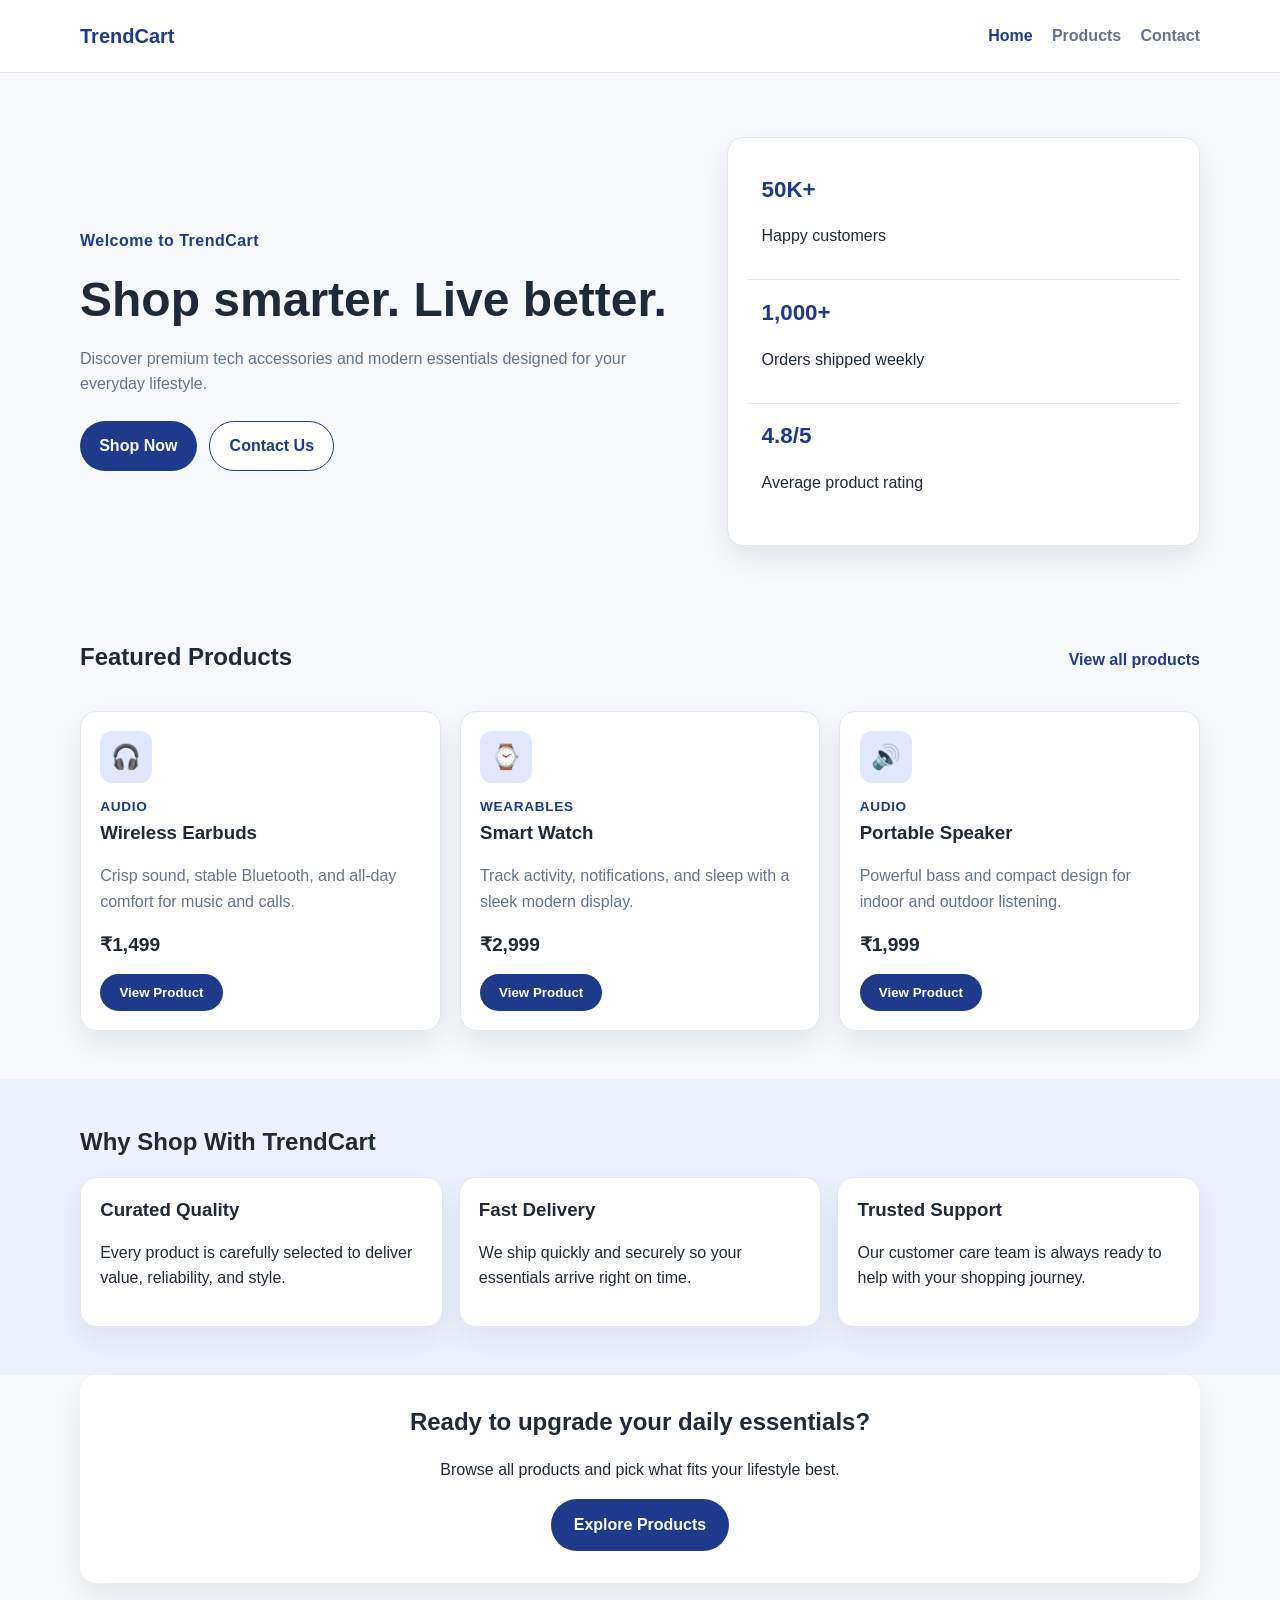
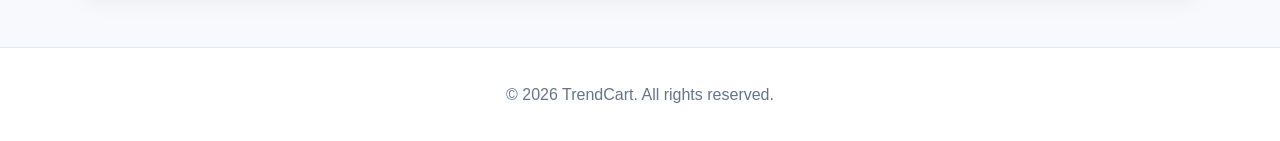
<file: index.html>
<!DOCTYPE html>
<html lang="en">
<head>
  <meta charset="UTF-8">
  <meta name="viewport" content="width=device-width, initial-scale=1.0">
  <meta name="description" content="TrendCart helps you shop smarter with curated gadgets, accessories, and daily essentials at great prices.">
  <title>TrendCart | Shop smarter. Live better.</title>
  <script async src="https://www.googletagmanager.com/gtag/js?id=G-KK514XMCZT"></script>
  <script>
  window.dataLayer = window.dataLayer || [];
  function gtag(){dataLayer.push(arguments);}
  gtag('js', new Date());
  gtag('config', 'G-KK514XMCZT');
  </script>
  <link rel="stylesheet" href="style.css">
</head>
<body>
  <header class="site-header">
    <div class="container nav-wrap">
      <a class="brand" href="index.html">TrendCart</a>
      <button class="nav-toggle" type="button" aria-expanded="false" aria-controls="primary-nav" aria-label="Toggle navigation">☰</button>
      <nav aria-label="Main navigation">
        <ul class="nav-links" id="primary-nav">
          <li><a class="active" href="index.html">Home</a></li>
          <li><a href="products.html">Products</a></li>
          <li><a href="contact.html">Contact</a></li>
        </ul>
      </nav>
    </div>
  </header>

  <main>
    <section class="hero">
      <div class="container hero-grid">
        <div>
          <p class="eyebrow">Welcome to TrendCart</p>
          <h1>Shop smarter. Live better.</h1>
          <p class="hero-copy">Discover premium tech accessories and modern essentials designed for your everyday lifestyle.</p>
          <div class="hero-actions">
            <a class="btn btn-primary js-cta" data-cta-name="hero_shop_now" href="products.html">Shop Now</a>
            <a class="btn btn-secondary js-cta" data-cta-name="hero_contact_us" href="contact.html">Contact Us</a>
          </div>
        </div>
        <div class="hero-card" aria-hidden="true">
          <div class="hero-stat">
            <span>50K+</span>
            <p>Happy customers</p>
          </div>
          <div class="hero-stat">
            <span>1,000+</span>
            <p>Orders shipped weekly</p>
          </div>
          <div class="hero-stat">
            <span>4.8/5</span>
            <p>Average product rating</p>
          </div>
        </div>
      </div>
    </section>

    <section class="section">
      <div class="container">
        <div class="section-head">
          <h2>Featured Products</h2>
          <a class="text-link" href="products.html">View all products</a>
        </div>
        <div class="product-grid">
          <article class="product-card">
            <div class="product-visual" aria-hidden="true">🎧</div>
            <p class="product-category">Audio</p>
            <h3>Wireless Earbuds</h3>
            <p class="product-desc">Crisp sound, stable Bluetooth, and all-day comfort for music and calls.</p>
            <p class="product-price">₹1,499</p>
            <button class="btn btn-primary js-product-btn" data-product-name="Wireless Earbuds" type="button">View Product</button>
          </article>
          <article class="product-card">
            <div class="product-visual" aria-hidden="true">⌚</div>
            <p class="product-category">Wearables</p>
            <h3>Smart Watch</h3>
            <p class="product-desc">Track activity, notifications, and sleep with a sleek modern display.</p>
            <p class="product-price">₹2,999</p>
            <button class="btn btn-primary js-product-btn" data-product-name="Smart Watch" type="button">View Product</button>
          </article>
          <article class="product-card">
            <div class="product-visual" aria-hidden="true">🔊</div>
            <p class="product-category">Audio</p>
            <h3>Portable Speaker</h3>
            <p class="product-desc">Powerful bass and compact design for indoor and outdoor listening.</p>
            <p class="product-price">₹1,999</p>
            <button class="btn btn-primary js-product-btn" data-product-name="Portable Speaker" type="button">View Product</button>
          </article>
        </div>
      </div>
    </section>

    <section class="section section-alt">
      <div class="container">
        <h2>Why Shop With TrendCart</h2>
        <div class="feature-grid">
          <article class="feature-card">
            <h3>Curated Quality</h3>
            <p>Every product is carefully selected to deliver value, reliability, and style.</p>
          </article>
          <article class="feature-card">
            <h3>Fast Delivery</h3>
            <p>We ship quickly and securely so your essentials arrive right on time.</p>
          </article>
          <article class="feature-card">
            <h3>Trusted Support</h3>
            <p>Our customer care team is always ready to help with your shopping journey.</p>
          </article>
        </div>
      </div>
    </section>

    <section class="section cta-section">
      <div class="container cta-box">
        <h2>Ready to upgrade your daily essentials?</h2>
        <p>Browse all products and pick what fits your lifestyle best.</p>
        <a class="btn btn-primary btn-large js-cta" data-cta-name="home_bottom_shop" href="products.html">Explore Products</a>
      </div>
    </section>
  </main>

  <footer class="site-footer">
    <div class="container">
      <p>© <span id="year"></span> TrendCart. All rights reserved.</p>
    </div>
  </footer>

  <script src="script.js"></script>
</body>
</html>
</file>
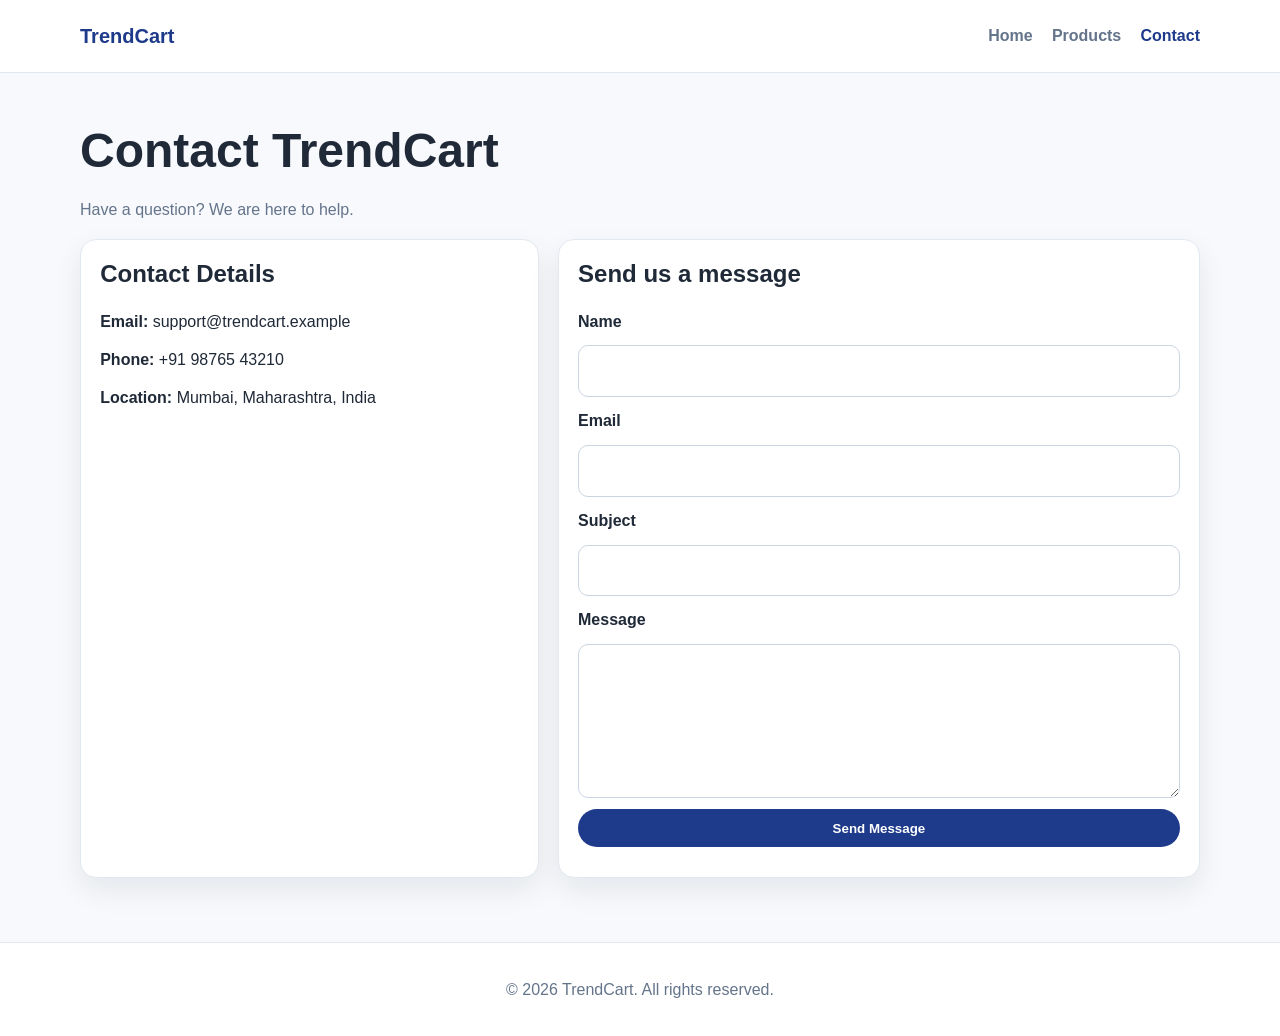
<file: contact.html>
<!DOCTYPE html>
<html lang="en">
<head>
  <meta charset="UTF-8">
  <meta name="viewport" content="width=device-width, initial-scale=1.0">
  <meta name="description" content="Contact TrendCart support for help with products, orders, and shopping assistance.">
  <title>Contact | TrendCart</title>
  <script async src="https://www.googletagmanager.com/gtag/js?id=G-KK514XMCZT"></script>
  <script>
  window.dataLayer = window.dataLayer || [];
  function gtag(){dataLayer.push(arguments);}
  gtag('js', new Date());
  gtag('config', 'G-KK514XMCZT');
  </script>
  <link rel="stylesheet" href="style.css">
</head>
<body>
  <header class="site-header">
    <div class="container nav-wrap">
      <a class="brand" href="index.html">TrendCart</a>
      <button class="nav-toggle" type="button" aria-expanded="false" aria-controls="primary-nav" aria-label="Toggle navigation">☰</button>
      <nav aria-label="Main navigation">
        <ul class="nav-links" id="primary-nav">
          <li><a href="index.html">Home</a></li>
          <li><a href="products.html">Products</a></li>
          <li><a class="active" href="contact.html">Contact</a></li>
        </ul>
      </nav>
    </div>
  </header>

  <main class="section">
    <div class="container">
      <h1>Contact TrendCart</h1>
      <p class="section-intro">Have a question? We are here to help.</p>

      <div class="contact-layout">
        <section class="contact-card" aria-labelledby="contact-details-title">
          <h2 id="contact-details-title">Contact Details</h2>
          <ul class="contact-list">
            <li><strong>Email:</strong> <a href="mailto:support@trendcart.example">support@trendcart.example</a></li>
            <li><strong>Phone:</strong> <a href="tel:+919876543210">+91 98765 43210</a></li>
            <li><strong>Location:</strong> Mumbai, Maharashtra, India</li>
          </ul>
        </section>

        <section class="contact-card" aria-labelledby="contact-form-title">
          <h2 id="contact-form-title">Send us a message</h2>
          <form id="contact-form" novalidate>
            <label for="name">Name</label>
            <input id="name" name="name" type="text" required>

            <label for="email">Email</label>
            <input id="email" name="email" type="email" required>

            <label for="subject">Subject</label>
            <input id="subject" name="subject" type="text" required>

            <label for="message">Message</label>
            <textarea id="message" name="message" rows="5" required></textarea>

            <button class="btn btn-primary" type="submit">Send Message</button>
            <p id="form-feedback" class="form-feedback" aria-live="polite"></p>
          </form>
        </section>
      </div>
    </div>
  </main>

  <footer class="site-footer">
    <div class="container">
      <p>© <span id="year"></span> TrendCart. All rights reserved.</p>
    </div>
  </footer>

  <script src="script.js"></script>
</body>
</html>
</file>
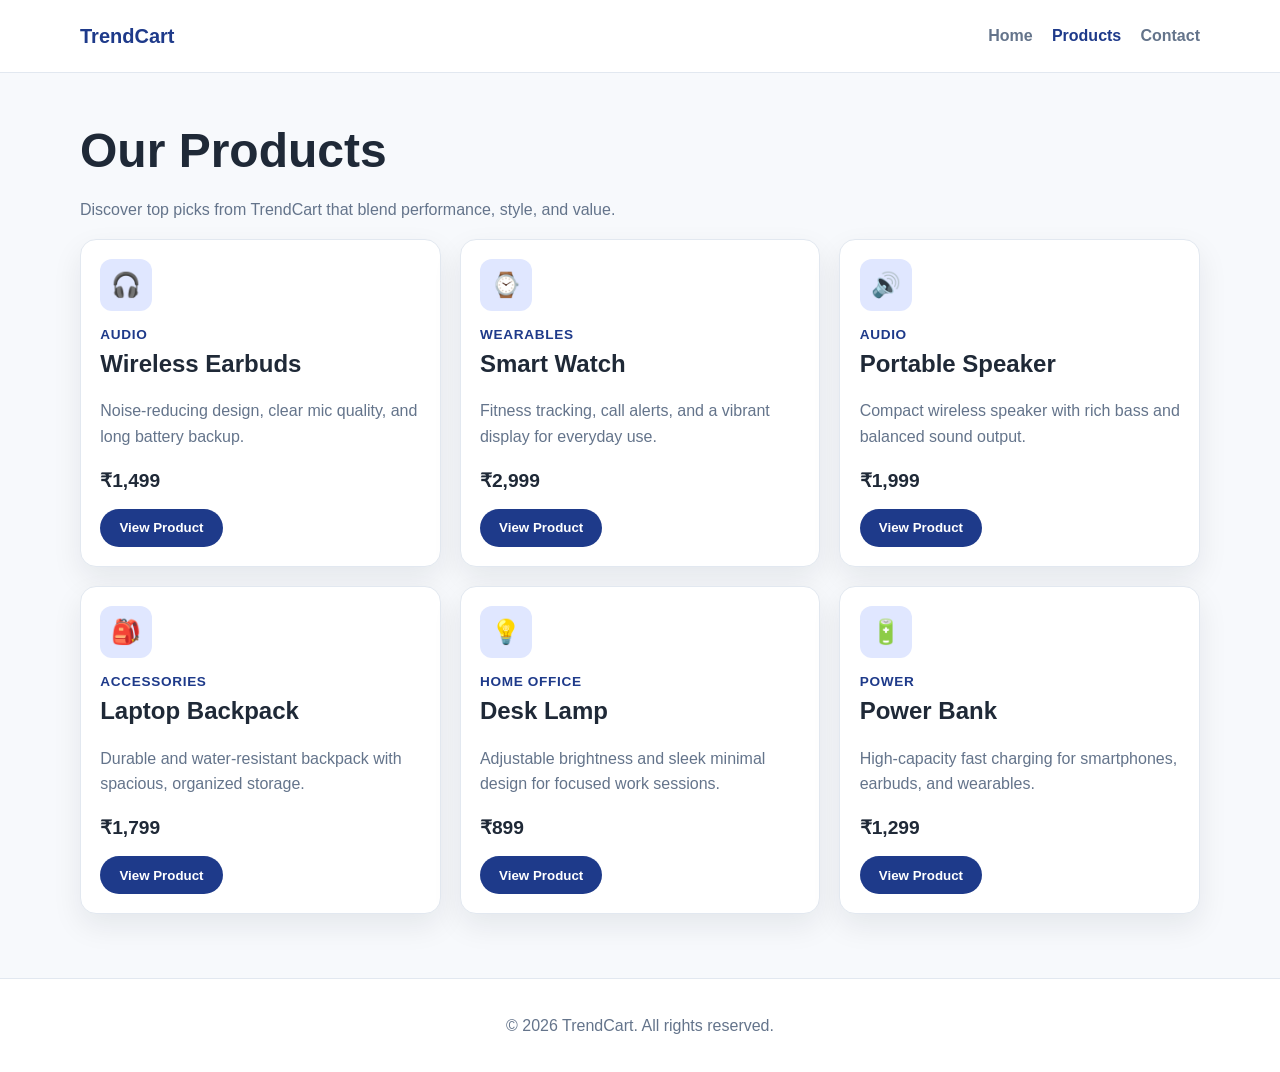
<file: products.html>
<!DOCTYPE html>
<html lang="en">
<head>
  <meta charset="UTF-8">
  <meta name="viewport" content="width=device-width, initial-scale=1.0">
  <meta name="description" content="Explore TrendCart products including gadgets, accessories, and essentials at affordable prices.">
  <title>Products | TrendCart</title>
  <script async src="https://www.googletagmanager.com/gtag/js?id=G-KK514XMCZT"></script>
  <script>
  window.dataLayer = window.dataLayer || [];
  function gtag(){dataLayer.push(arguments);}
  gtag('js', new Date());
  gtag('config', 'G-KK514XMCZT');
  </script>
  <link rel="stylesheet" href="style.css">
</head>
<body>
  <header class="site-header">
    <div class="container nav-wrap">
      <a class="brand" href="index.html">TrendCart</a>
      <button class="nav-toggle" type="button" aria-expanded="false" aria-controls="primary-nav" aria-label="Toggle navigation">☰</button>
      <nav aria-label="Main navigation">
        <ul class="nav-links" id="primary-nav">
          <li><a href="index.html">Home</a></li>
          <li><a class="active" href="products.html">Products</a></li>
          <li><a href="contact.html">Contact</a></li>
        </ul>
      </nav>
    </div>
  </header>

  <main class="section">
    <div class="container">
      <h1>Our Products</h1>
      <p class="section-intro">Discover top picks from TrendCart that blend performance, style, and value.</p>

      <div class="product-grid">
        <article class="product-card">
          <div class="product-visual" aria-hidden="true">🎧</div>
          <p class="product-category">Audio</p>
          <h2>Wireless Earbuds</h2>
          <p class="product-desc">Noise-reducing design, clear mic quality, and long battery backup.</p>
          <p class="product-price">₹1,499</p>
          <button class="btn btn-primary js-product-btn" data-product-name="Wireless Earbuds" type="button">View Product</button>
        </article>

        <article class="product-card">
          <div class="product-visual" aria-hidden="true">⌚</div>
          <p class="product-category">Wearables</p>
          <h2>Smart Watch</h2>
          <p class="product-desc">Fitness tracking, call alerts, and a vibrant display for everyday use.</p>
          <p class="product-price">₹2,999</p>
          <button class="btn btn-primary js-product-btn" data-product-name="Smart Watch" type="button">View Product</button>
        </article>

        <article class="product-card">
          <div class="product-visual" aria-hidden="true">🔊</div>
          <p class="product-category">Audio</p>
          <h2>Portable Speaker</h2>
          <p class="product-desc">Compact wireless speaker with rich bass and balanced sound output.</p>
          <p class="product-price">₹1,999</p>
          <button class="btn btn-primary js-product-btn" data-product-name="Portable Speaker" type="button">View Product</button>
        </article>

        <article class="product-card">
          <div class="product-visual" aria-hidden="true">🎒</div>
          <p class="product-category">Accessories</p>
          <h2>Laptop Backpack</h2>
          <p class="product-desc">Durable and water-resistant backpack with spacious, organized storage.</p>
          <p class="product-price">₹1,799</p>
          <button class="btn btn-primary js-product-btn" data-product-name="Laptop Backpack" type="button">View Product</button>
        </article>

        <article class="product-card">
          <div class="product-visual" aria-hidden="true">💡</div>
          <p class="product-category">Home Office</p>
          <h2>Desk Lamp</h2>
          <p class="product-desc">Adjustable brightness and sleek minimal design for focused work sessions.</p>
          <p class="product-price">₹899</p>
          <button class="btn btn-primary js-product-btn" data-product-name="Desk Lamp" type="button">View Product</button>
        </article>

        <article class="product-card">
          <div class="product-visual" aria-hidden="true">🔋</div>
          <p class="product-category">Power</p>
          <h2>Power Bank</h2>
          <p class="product-desc">High-capacity fast charging for smartphones, earbuds, and wearables.</p>
          <p class="product-price">₹1,299</p>
          <button class="btn btn-primary js-product-btn" data-product-name="Power Bank" type="button">View Product</button>
        </article>
      </div>
    </div>
  </main>

  <footer class="site-footer">
    <div class="container">
      <p>© <span id="year"></span> TrendCart. All rights reserved.</p>
    </div>
  </footer>

  <script src="script.js"></script>
</body>
</html>
</file>
<file: style.css>
:root {
  --bg: #f7f9fc;
  --card-bg: #ffffff;
  --text: #1f2937;
  --muted: #64748b;
  --primary: #1e3a8a;
  --primary-dark: #172554;
  --border: #e2e8f0;
  --shadow: 0 12px 30px rgba(15, 23, 42, 0.08);
  --radius: 16px;
}

* {
  box-sizing: border-box;
}

body {
  margin: 0;
  font-family: "Inter", "Segoe UI", Roboto, Arial, sans-serif;
  color: var(--text);
  background: var(--bg);
  line-height: 1.6;
}

a {
  color: inherit;
  text-decoration: none;
}

.container {
  width: min(1120px, 92%);
  margin: 0 auto;
}

.site-header {
  background: rgba(255, 255, 255, 0.95);
  border-bottom: 1px solid var(--border);
  position: sticky;
  top: 0;
  z-index: 20;
  backdrop-filter: blur(10px);
}

.nav-wrap {
  display: flex;
  align-items: center;
  justify-content: space-between;
  min-height: 72px;
}

.brand {
  font-weight: 800;
  font-size: 1.25rem;
  color: var(--primary);
}

.nav-links {
  list-style: none;
  display: flex;
  gap: 1.2rem;
  margin: 0;
  padding: 0;
}

.nav-links a {
  color: var(--muted);
  font-weight: 600;
  transition: color 0.2s ease;
}

.nav-links a:hover,
.nav-links a.active {
  color: var(--primary);
}

.nav-toggle {
  display: none;
  border: 1px solid var(--border);
  background: #fff;
  color: var(--primary);
  border-radius: 10px;
  width: 42px;
  height: 42px;
  font-size: 1.2rem;
  cursor: pointer;
}

.toast {
  position: fixed;
  right: 1rem;
  bottom: 1rem;
  max-width: 320px;
  background: #0f172a;
  color: #fff;
  border-radius: 12px;
  padding: 0.8rem 1rem;
  box-shadow: 0 16px 28px rgba(15, 23, 42, 0.26);
  opacity: 0;
  transform: translateY(10px);
  transition: opacity 0.2s ease, transform 0.2s ease;
  pointer-events: none;
}

.toast.show {
  opacity: 0.96;
  transform: translateY(0);
}

.hero {
  padding: 4rem 0 3rem;
}

.hero-grid {
  display: grid;
  grid-template-columns: 1.3fr 1fr;
  gap: 2rem;
  align-items: center;
}

.eyebrow {
  color: var(--primary);
  font-weight: 700;
  letter-spacing: 0.03em;
}

h1,
h2,
h3 {
  line-height: 1.25;
  margin-top: 0;
}

h1 {
  font-size: clamp(2rem, 4vw, 3rem);
  margin-bottom: 0.8rem;
}

.hero-copy,
.section-intro {
  color: var(--muted);
  max-width: 64ch;
}

.hero-actions {
  margin-top: 1.5rem;
  display: flex;
  gap: 0.8rem;
  flex-wrap: wrap;
}

.btn {
  display: inline-flex;
  align-items: center;
  justify-content: center;
  border: 0;
  border-radius: 999px;
  padding: 0.7rem 1.2rem;
  font-weight: 700;
  cursor: pointer;
  transition: transform 0.2s ease, box-shadow 0.2s ease, background-color 0.2s ease;
}

.btn:hover {
  transform: translateY(-2px);
  box-shadow: 0 8px 20px rgba(30, 58, 138, 0.25);
}

.btn-primary {
  background: var(--primary);
  color: #fff;
}

.btn-primary:hover {
  background: var(--primary-dark);
}

.btn-secondary {
  background: #fff;
  color: var(--primary);
  border: 1px solid var(--primary);
}

.btn-large {
  padding: 0.85rem 1.4rem;
  font-size: 1rem;
}

.hero-card,
.product-card,
.feature-card,
.cta-box,
.contact-card {
  background: var(--card-bg);
  border-radius: var(--radius);
  box-shadow: var(--shadow);
}

.hero-card {
  padding: 1.2rem;
  border: 1px solid var(--border);
}

.hero-stat {
  padding: 0.9rem;
  border-bottom: 1px solid var(--border);
}

.hero-stat:last-child {
  border-bottom: 0;
}

.hero-stat span {
  color: var(--primary);
  font-size: 1.4rem;
  font-weight: 800;
}

.section {
  padding: 3rem 0;
}

.section-alt {
  background: #eef2ff;
}

.section-head {
  display: flex;
  align-items: baseline;
  justify-content: space-between;
  gap: 1rem;
  margin-bottom: 1.2rem;
}

.text-link {
  color: var(--primary);
  font-weight: 700;
}

.product-grid {
  display: grid;
  grid-template-columns: repeat(3, minmax(0, 1fr));
  gap: 1.2rem;
}

.product-card,
.feature-card,
.contact-card {
  padding: 1.2rem;
  border: 1px solid var(--border);
  transition: transform 0.2s ease, box-shadow 0.2s ease;
}

.product-card:hover,
.feature-card:hover,
.contact-card:hover {
  transform: translateY(-4px);
  box-shadow: 0 18px 32px rgba(15, 23, 42, 0.12);
}

.product-visual {
  width: 52px;
  height: 52px;
  border-radius: 12px;
  background: #e0e7ff;
  color: var(--primary-dark);
  display: grid;
  place-items: center;
  font-size: 1.5rem;
  margin-bottom: 0.8rem;
}

.product-category {
  color: var(--primary);
  font-size: 0.85rem;
  font-weight: 700;
  text-transform: uppercase;
  letter-spacing: 0.05em;
  margin: 0.2rem 0;
}

.product-desc {
  color: var(--muted);
}

.product-price {
  font-size: 1.2rem;
  font-weight: 800;
  margin: 0.8rem 0;
}

.feature-grid {
  display: grid;
  grid-template-columns: repeat(3, minmax(0, 1fr));
  gap: 1rem;
}

.cta-section {
  padding-top: 0;
}

.cta-box {
  text-align: center;
  padding: 2rem;
}

.contact-layout {
  display: grid;
  grid-template-columns: 1fr 1.4fr;
  gap: 1.2rem;
}

.contact-list {
  padding: 0;
  margin: 0;
  list-style: none;
  display: grid;
  gap: 0.8rem;
}

form {
  display: grid;
  gap: 0.7rem;
}

label {
  font-weight: 600;
}

input,
textarea {
  width: 100%;
  padding: 0.75rem 0.85rem;
  border: 1px solid #cbd5e1;
  border-radius: 10px;
  font: inherit;
  transition: border-color 0.2s ease, box-shadow 0.2s ease;
}

input:focus,
textarea:focus {
  border-color: var(--primary);
  outline: 0;
  box-shadow: 0 0 0 3px rgba(30, 58, 138, 0.15);
}

.form-feedback {
  margin: 0;
  font-weight: 600;
}

.form-feedback.error {
  color: #b91c1c;
}

.form-feedback.success {
  color: #047857;
}

.site-footer {
  border-top: 1px solid var(--border);
  background: #fff;
  padding: 1.1rem 0;
  color: var(--muted);
  text-align: center;
  margin-top: 1rem;
}

@media (max-width: 960px) {
  .hero-grid,
  .contact-layout {
    grid-template-columns: 1fr;
  }

  .product-grid,
  .feature-grid {
    grid-template-columns: repeat(2, minmax(0, 1fr));
  }
}

@media (max-width: 640px) {
  .nav-wrap {
    flex-wrap: wrap;
    min-height: auto;
    padding: 0.8rem 0;
  }

  .nav-toggle {
    display: inline-grid;
    place-items: center;
    margin-left: auto;
  }

  nav {
    width: 100%;
  }

  .nav-links {
    display: none;
    flex-direction: column;
    gap: 0.6rem;
    padding-top: 0.7rem;
  }

  .nav-links.open {
    display: flex;
  }

  .section-head {
    flex-direction: column;
  }

  .product-grid,
  .feature-grid {
    grid-template-columns: 1fr;
  }
}
</file>
